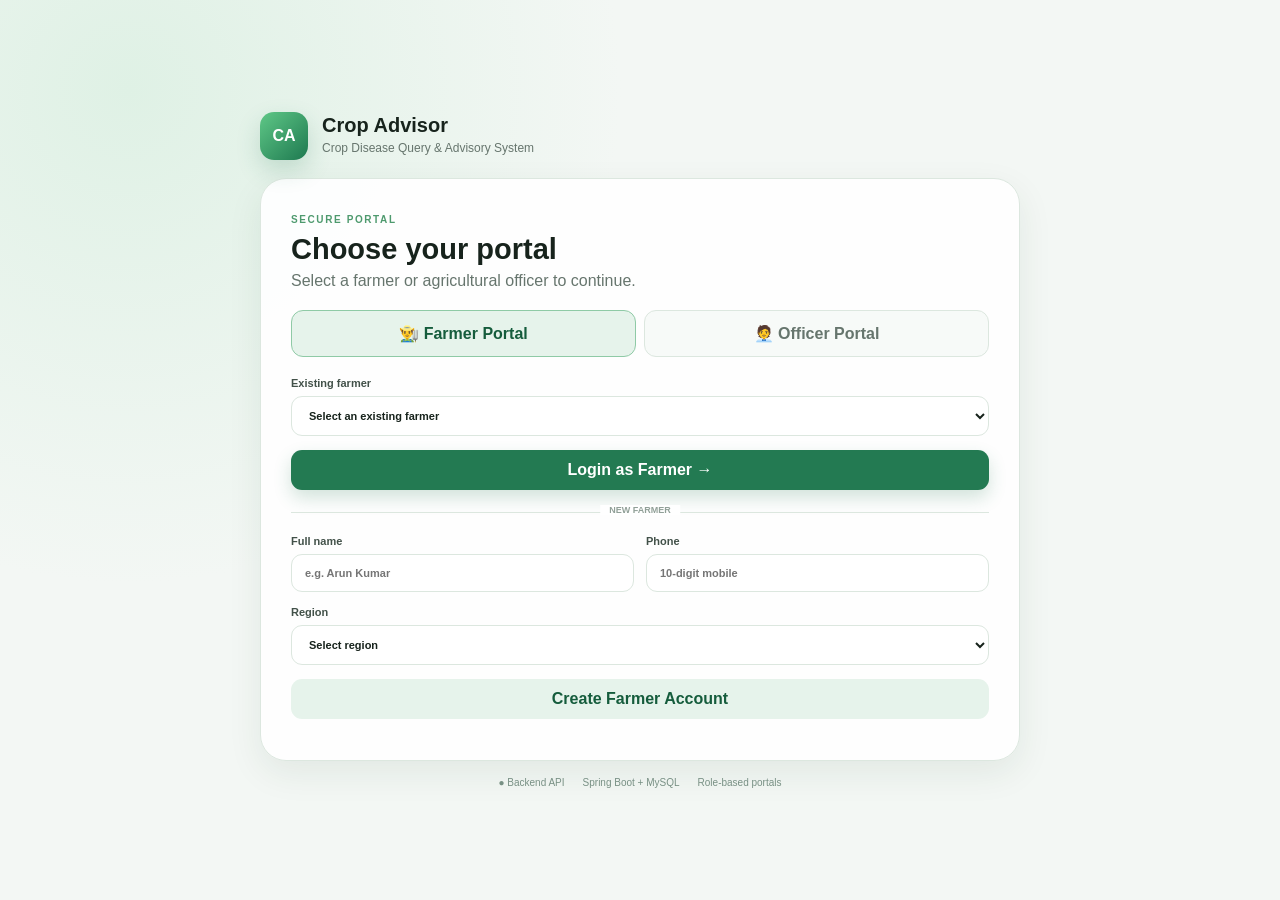
<file: frontend/index.html>
<!DOCTYPE html>
<html lang="en">
<head><meta charset="UTF-8"><meta name="viewport" content="width=device-width,initial-scale=1"><title>Crop Advisor | Login</title><link rel="stylesheet" href="style.css?v=3"></head>
<body class="login-body">
<div class="login-shell">
  <div class="login-brand"><div class="logo">CA</div><div><h1>Crop Advisor</h1><p>Crop Disease Query & Advisory System</p></div></div>
  <div class="login-card">
    <div class="login-head"><span class="eyebrow">SECURE PORTAL</span><h2>Choose your portal</h2><p>Select a farmer or agricultural officer to continue.</p></div>
    <div class="role-tabs"><button class="role-tab active" data-role="farmer">👨‍🌾 Farmer Portal</button><button class="role-tab" data-role="officer">🧑‍💼 Officer Portal</button></div>
    <section id="farmerLogin" class="login-section">
      <label>Existing farmer<select id="farmerSelect"><option value="">Loading farmers...</option></select></label>
      <button class="btn primary wide" id="farmerLoginBtn">Login as Farmer →</button>
      <div class="divider"><span>NEW FARMER</span></div>
      <div class="form-grid"><label>Full name<input id="newFarmerName" placeholder="e.g. Arun Kumar"></label><label>Phone<input id="newFarmerPhone" placeholder="10-digit mobile"></label></div>
      <label>Region<select id="newFarmerRegion"><option value="">Loading regions...</option></select></label>
      <button class="btn secondary wide" id="registerFarmerBtn">Create Farmer Account</button>
      <p id="loginMessage" class="message"></p>
    </section>
    <section id="officerLogin" class="login-section hidden">
      <label>Select agricultural officer<select id="officerSelect"><option value="">Loading officers...</option></select></label>
      <button class="btn primary wide" id="officerLoginBtn">Open Officer Console →</button>
      <p class="hint">Officer accounts are selected from the officers already stored in MySQL.</p>
      <p id="officerMessage" class="message"></p>
    </section>
  </div>
  <div class="login-footer"><span>● Backend API</span><span>Spring Boot + MySQL</span><span>Role-based portals</span></div>
</div>
<script src="app.js?v=3"></script>
<script>window.addEventListener('DOMContentLoaded',()=>PortalUI.initLogin());</script>
</body></html>
</file>
<file: frontend/style.css>
:root{--bg:#f3f7f4;--surface:#fff;--surface2:#f7faf8;--ink:#17231c;--muted:#66756d;--line:#dce7df;--brand:#237a52;--brand2:#155c3c;--soft:#e6f3eb;--warn:#9b620d;--danger:#ad3934;--shadow:0 12px 35px rgba(26,61,43,.08)}*{box-sizing:border-box}body{margin:0;font-family:Inter,Segoe UI,Arial,sans-serif;background:var(--bg);color:var(--ink)}button,input,textarea,select{font:inherit}button{cursor:pointer}.hidden{display:none!important}.login-body{min-height:100vh;display:grid;place-items:center;padding:28px;background:radial-gradient(circle at 10% 10%,#dff1e5 0,#f3f7f4 35%),linear-gradient(135deg,#eff8f1,#f7faf8)}.login-shell{width:min(760px,100%)}.login-brand{display:flex;align-items:center;gap:14px;margin-bottom:18px}.logo{width:48px;height:48px;border-radius:14px;background:linear-gradient(135deg,#5fc887,#1e7950);display:grid;place-items:center;color:#fff;font-weight:900;box-shadow:0 10px 25px #237a5233}.logo.small{width:40px;height:40px;border-radius:12px}.login-brand h1{margin:0;font-size:20px}.login-brand p{margin:4px 0;color:var(--muted);font-size:12px}.login-card{background:#ffffffee;border:1px solid var(--line);border-radius:26px;padding:30px;box-shadow:var(--shadow)}.login-head h2{font-size:29px;margin:6px 0}.login-head p{color:var(--muted);margin:0 0 20px}.eyebrow{font-size:10px;letter-spacing:1.6px;font-weight:900;color:#4e9a6e}.eyebrow.light{color:#b8e5c8}.role-tabs{display:grid;grid-template-columns:1fr 1fr;gap:8px;margin:20px 0}.role-tab{border:1px solid var(--line);background:var(--surface2);padding:13px;border-radius:12px;font-weight:800;color:var(--muted)}.role-tab.active{background:var(--soft);border-color:#8fcaa6;color:var(--brand2)}label{display:block;font-size:11px;font-weight:800;color:#425149;margin:0 0 14px}input,textarea,select{width:100%;margin-top:7px;padding:12px 13px;border:1px solid var(--line);border-radius:11px;background:#fff;outline:0;color:var(--ink)}input:focus,textarea:focus,select:focus{border-color:#70ad87;box-shadow:0 0 0 3px #70ad8722}.form-grid{display:grid;grid-template-columns:1fr 1fr;gap:12px}.btn{border:0;border-radius:11px;padding:11px 16px;font-weight:850}.primary{background:var(--brand);color:#fff;box-shadow:0 8px 18px #237a5233}.primary:hover{background:var(--brand2)}.secondary{background:var(--soft);color:var(--brand2)}.white{background:#fff;color:var(--brand2)}.wide{width:100%}.divider{height:1px;background:var(--line);margin:22px 0;position:relative}.divider span{position:absolute;left:50%;top:-7px;transform:translateX(-50%);background:#fff;padding:0 9px;font-size:9px;color:#91a098;font-weight:900}.hint,.tip,.message{font-size:11px;color:var(--muted);line-height:1.55}.tip{padding:11px;background:var(--surface2);border-radius:10px;margin:10px 0 15px}.login-footer{display:flex;justify-content:center;gap:18px;color:#789084;font-size:10px;margin-top:16px}.app{min-height:100vh;display:flex}.sidebar{width:245px;background:#10291e;color:#e8f5ed;position:fixed;inset:0 auto 0 0;padding:22px 15px;display:flex;flex-direction:column;z-index:5}.brand{display:flex;align-items:center;gap:10px;padding:6px 8px 28px}.brand b,.brand small{display:block}.brand small{font-size:10px;color:#9fb7aa;margin-top:3px}.sidebar nav{display:grid;gap:6px}.nav{border:0;background:transparent;color:#b7c9bd;text-align:left;padding:12px 13px;border-radius:11px;font-weight:750}.nav:hover,.nav.active{background:#1b4534;color:#fff}.side-bottom{margin-top:auto}.api-dot{display:flex;gap:9px;align-items:center;background:#17392d;border:1px solid #285440;padding:11px;border-radius:12px;margin-bottom:9px}.api-dot i{width:8px;height:8px;border-radius:50%;background:#5ee18b}.api-dot b,.api-dot small{display:block}.api-dot b{font-size:10px}.api-dot small{font-size:9px;color:#8fab9d}.logout{width:100%;border:1px solid #315744;background:transparent;color:#b9cabe;border-radius:10px;padding:10px;font-weight:800}.main{margin-left:245px;width:calc(100% - 245px)}.topbar{height:70px;background:#ffffffe8;border-bottom:1px solid var(--line);display:flex;align-items:center;justify-content:space-between;padding:0 30px;position:sticky;top:0;z-index:4}.crumb{color:var(--muted);font-size:12px}.user-chip{display:flex;gap:9px;align-items:center}.user-chip>span{width:34px;height:34px;border-radius:50%;background:#dcefe3;color:var(--brand2);display:grid;place-items:center;font-size:11px;font-weight:900}.user-chip b,.user-chip small{display:block}.user-chip b{font-size:11px}.user-chip small{font-size:9px;color:var(--muted);margin-top:2px}.content{padding:28px;max-width:1500px;margin:auto}.view{display:none}.view.active{display:block}.hero{display:flex;justify-content:space-between;align-items:flex-end;gap:18px;background:linear-gradient(135deg,#164d34,#2c8c5d);color:#fff;padding:29px;border-radius:23px;box-shadow:var(--shadow);margin-bottom:18px}.hero h1{font-size:29px;margin:5px 0}.hero p{margin:0;color:#d5e8dc;max-width:720px;line-height:1.6;font-size:13px}.stats{display:grid;grid-template-columns:repeat(4,1fr);gap:14px;margin-bottom:18px}.stat,.panel{background:var(--surface);border:1px solid var(--line);border-radius:17px;padding:18px;box-shadow:0 8px 24px #193c2a0a}.stat span,.stat small{display:block;color:var(--muted);font-size:10px}.stat strong{display:block;font-size:27px;margin:9px 0 3px}.grid-2{display:grid;grid-template-columns:1fr 1fr;gap:18px}.panel-head,.section-head,.toolbar{display:flex;justify-content:space-between;align-items:center;gap:12px}.panel h2{font-size:17px;margin:0}.panel-head p,.section-head p{font-size:11px;color:var(--muted);margin:4px 0 0}.text-btn{border:0;background:none;color:var(--brand);font-weight:850;font-size:11px}.list{display:grid;gap:8px}.list-row{display:flex;justify-content:space-between;gap:12px;align-items:center;background:var(--surface2);border:1px solid #e8efe9;border-radius:12px;padding:11px}.list-row b,.list-row small{display:block}.list-row b{font-size:12px}.list-row small{color:var(--muted);font-size:9px;margin-top:3px}.steps{display:grid;gap:10px;margin-top:14px}.steps div{display:flex;align-items:center;gap:10px;border:1px solid var(--line);border-radius:12px;padding:11px}.steps b{width:27px;height:27px;border-radius:8px;background:var(--soft);display:grid;place-items:center;color:var(--brand);font-size:9px}.steps span{font-size:11px;font-weight:750}.section-head{margin-bottom:20px}.section-head h1{font-size:28px;margin:5px 0}.toolbar{margin-bottom:15px}.toolbar input{max-width:500px;margin:0}.toolbar select{width:180px;margin:0}.info-panel{padding:24px}.info-icon{font-size:34px}.info-panel li{margin:12px 0;color:var(--muted);font-size:12px}.ticket-grid{display:grid;grid-template-columns:repeat(3,1fr);gap:15px}.ticket-card{background:var(--surface);border:1px solid var(--line);border-radius:16px;padding:16px}.ticket-top{display:flex;justify-content:space-between;align-items:center}.ticket-id{font-size:10px;font-weight:900;color:var(--brand)}.badge{font-size:9px;font-weight:900;padding:5px 8px;border-radius:99px}.badge.pending{background:#fff3d9;color:#98600b}.badge.escalated{background:#fde5e3;color:#a83530}.badge.closed{background:#e2f4e8;color:#267147}.ticket-card h3{font-size:16px;margin:12px 0 5px}.symptoms{font-size:11px;color:var(--muted);line-height:1.55;min-height:48px}.meta-grid{display:grid;grid-template-columns:1fr 1fr;gap:7px;margin:12px 0}.meta-grid div{background:var(--surface2);padding:9px;border-radius:9px}.meta-grid small,.meta-grid b{display:block}.meta-grid small{font-size:8px;color:var(--muted)}.meta-grid b{font-size:10px;margin-top:3px}.recommendation{background:#edf7f0;border-left:3px solid var(--brand);padding:10px;border-radius:7px;font-size:10px;line-height:1.5;margin-bottom:10px}.ticket-actions{display:flex;gap:7px}.ticket-actions .btn{flex:1;padding:9px;font-size:10px}.profile-card{display:flex;align-items:center;gap:18px;max-width:620px}.profile-avatar{width:62px;height:62px;border-radius:18px;background:var(--soft);color:var(--brand2);display:grid;place-items:center;font-size:20px;font-weight:950}.profile-card h2{margin:0 0 5px}.profile-card p{margin:4px 0;color:var(--muted);font-size:11px}.toast{position:fixed;right:22px;bottom:22px;background:#14251c;color:#fff;padding:12px 16px;border-radius:11px;box-shadow:var(--shadow);font-size:11px;opacity:0;transform:translateY(12px);transition:.2s;z-index:20}.toast.show{opacity:1;transform:none}.modal-backdrop{position:fixed;inset:0;background:#08160e8c;display:none;place-items:center;z-index:10;padding:20px}.modal-backdrop.open{display:grid}.modal{background:#fff;width:min(620px,100%);border-radius:20px;padding:25px;position:relative;box-shadow:var(--shadow)}.modal-close{position:absolute;right:13px;top:10px;border:0;background:none;font-size:24px;color:var(--muted)}.modal h2{margin:7px 0}.modal p{color:var(--muted);font-size:11px}.modal-actions{display:flex;justify-content:flex-end;gap:8px}@media(max-width:1050px){.ticket-grid,.compact-grid{grid-template-columns:repeat(2,1fr)}.stats{grid-template-columns:repeat(2,1fr)}}@media(max-width:780px){.sidebar{position:static;width:100%;height:auto}.app{display:block}.sidebar nav{grid-template-columns:1fr 1fr}.side-bottom{display:none}.main{margin:0;width:100%}.topbar{padding:0 16px}.content{padding:16px}.grid-2,.ticket-grid,.stats,.form-grid{grid-template-columns:1fr}.hero{align-items:flex-start;flex-direction:column}.toolbar{align-items:stretch;flex-direction:column}.toolbar input,.toolbar select{max-width:none;width:100%}.login-card{padding:20px}.login-footer{flex-wrap:wrap}}
</file>
